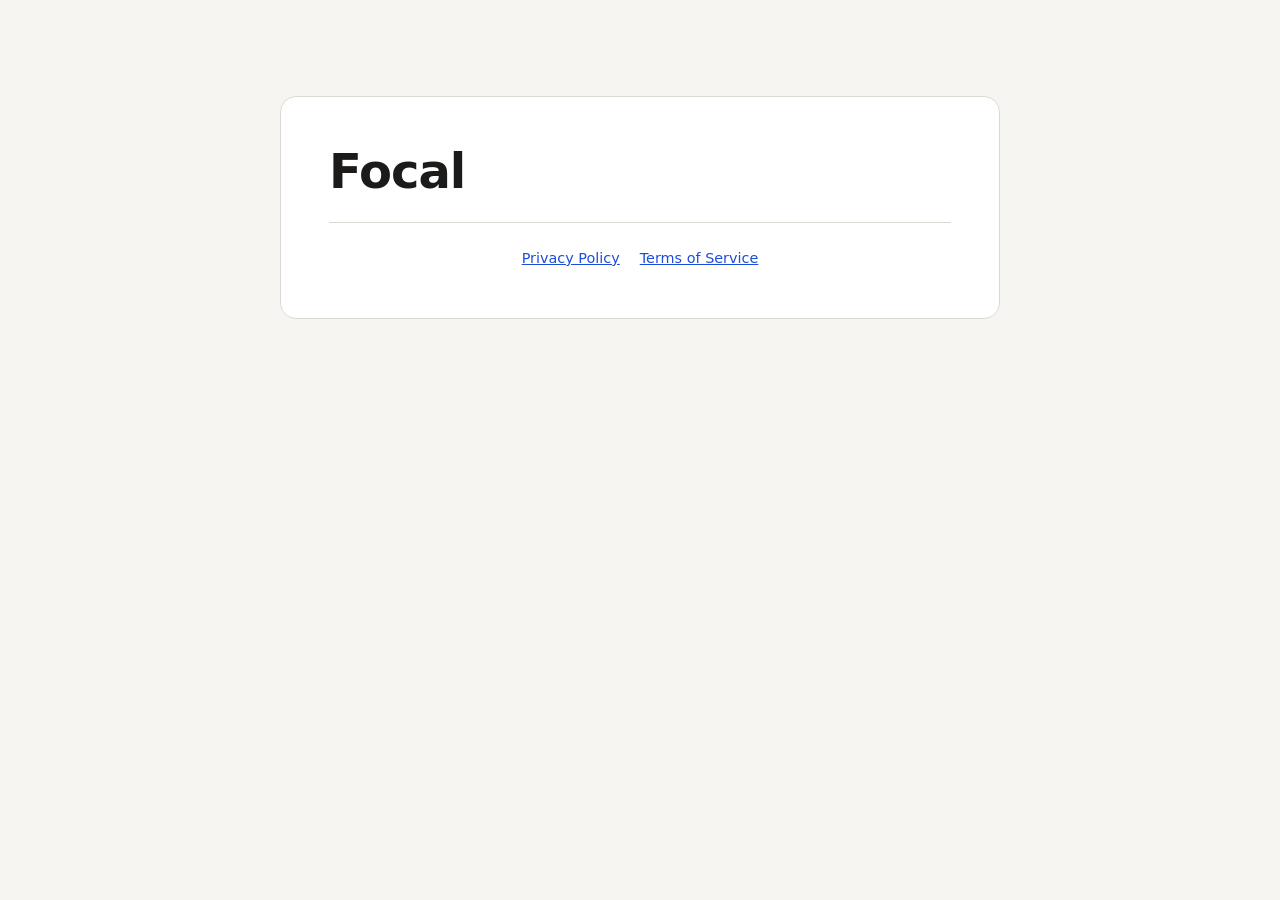
<file: index.html>
<!doctype html>
<html lang="en">
<head>
<meta charset="utf-8">
<meta name="viewport" content="width=device-width, initial-scale=1">
<title>Focal</title>
<link rel="stylesheet" href="style.css">
</head>
<body>
<main>
<article>
<header>
<h1>Focal</h1>
</header>
<nav aria-label="Legal pages">
<a href="privacy/">Privacy Policy</a>
<a href="terms/">Terms of Service</a>
</nav>
</article>
</main>
</body>
</html>
</file>
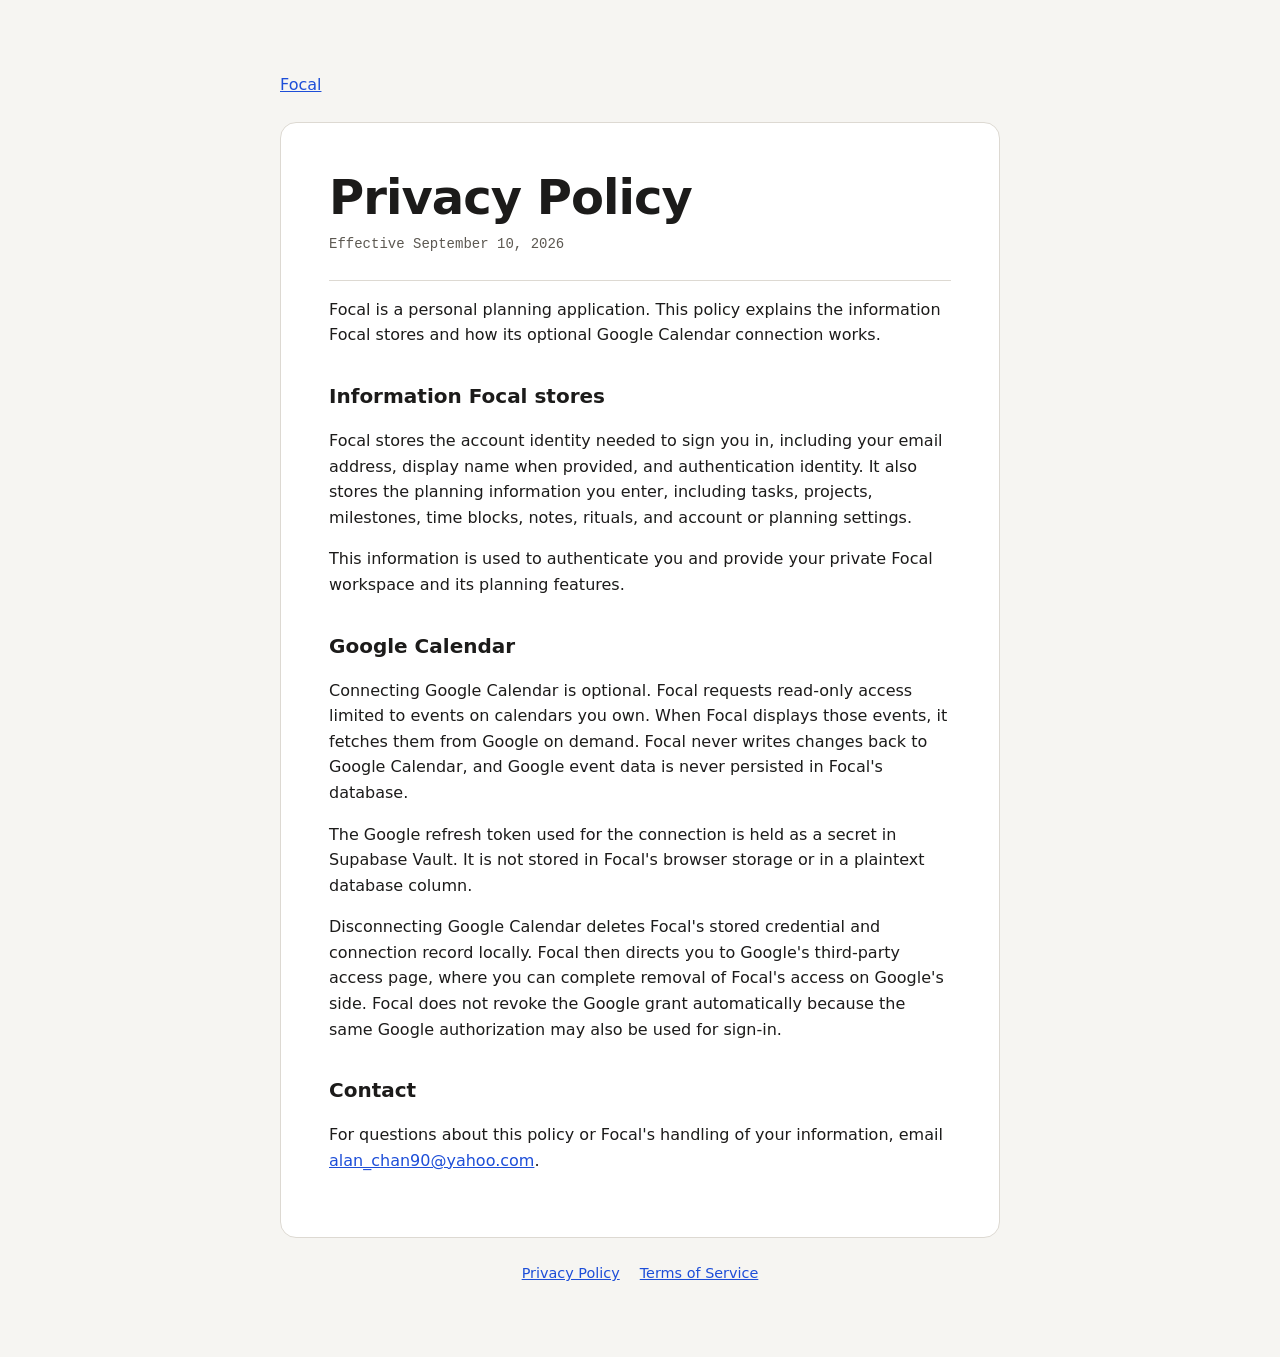
<file: privacy/index.html>
<!doctype html>
<html lang="en">
<head>
<meta charset="utf-8">
<meta name="viewport" content="width=device-width, initial-scale=1">
<title>Privacy Policy – Focal</title>
<link rel="stylesheet" href="../style.css">
</head>
<body>
<main>
<a href="../">Focal</a>
<article>
<header>
<h1>Privacy Policy</h1>
<p class="effective">Effective September 10, 2026</p>
</header>
<p>
Focal is a personal planning application. This policy explains the information
Focal stores and how its optional Google Calendar connection works.
</p>

<section>
<h2>Information Focal stores</h2>
<p>
Focal stores the account identity needed to sign you in, including your email
address, display name when provided, and authentication identity. It also stores
the planning information you enter, including tasks, projects, milestones, time
blocks, notes, rituals, and account or planning settings.
</p>
<p>
This information is used to authenticate you and provide your private Focal
workspace and its planning features.
</p>
</section>

<section>
<h2>Google Calendar</h2>
<p>
Connecting Google Calendar is optional. Focal requests read-only access limited
to events on calendars you own. When Focal displays those events, it fetches them
from Google on demand. Focal never writes changes back to Google Calendar, and
Google event data is never persisted in Focal's database.
</p>
<p>
The Google refresh token used for the connection is held as a secret in Supabase
Vault. It is not stored in Focal's browser storage or in a plaintext database
column.
</p>
<p>
Disconnecting Google Calendar deletes Focal's stored credential and connection
record locally. Focal then directs you to Google's third-party access page, where
you can complete removal of Focal's access on Google's side. Focal does not revoke
the Google grant automatically because the same Google authorization may also be
used for sign-in.
</p>
</section>

<section>
<h2>Contact</h2>
<p>
For questions about this policy or Focal's handling of your information, email
<a href="mailto:alan_chan90@yahoo.com">alan_chan90@yahoo.com</a>.
</p>
</section>
</article>
<nav aria-label="Legal pages">
<a href="../privacy/">Privacy Policy</a>
<a href="../terms/">Terms of Service</a>
</nav>
</main>
</body>
</html>
</file>
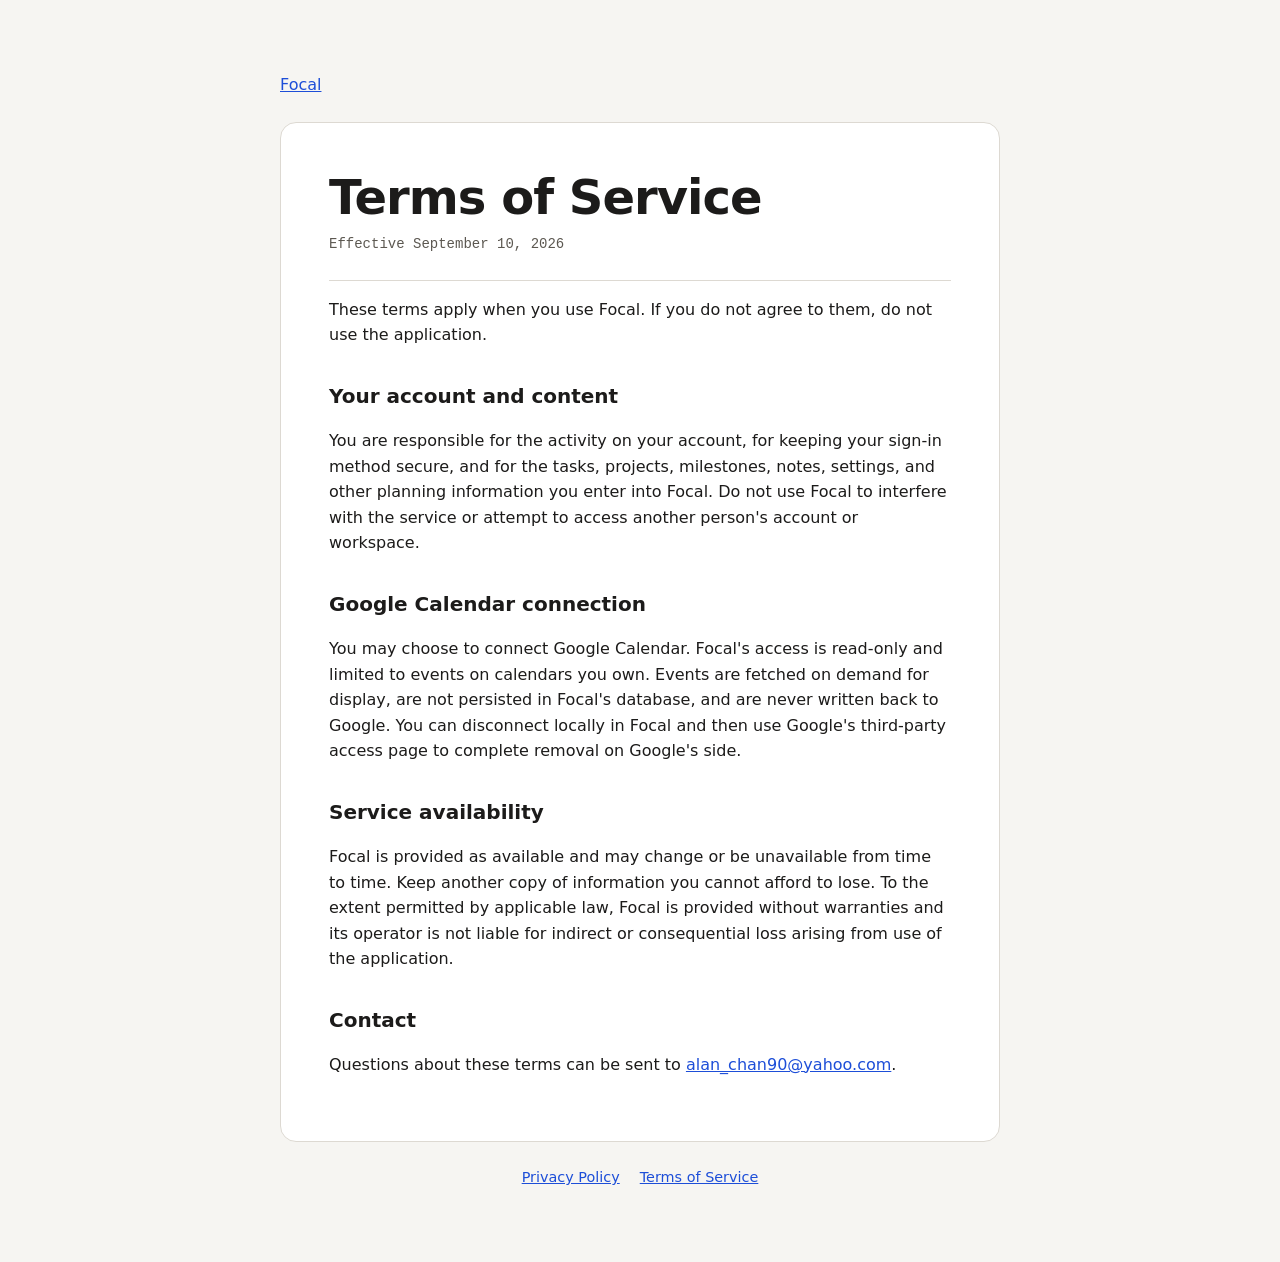
<file: terms/index.html>
<!doctype html>
<html lang="en">
<head>
<meta charset="utf-8">
<meta name="viewport" content="width=device-width, initial-scale=1">
<title>Terms of Service – Focal</title>
<link rel="stylesheet" href="../style.css">
</head>
<body>
<main>
<a href="../">Focal</a>
<article>
<header>
<h1>Terms of Service</h1>
<p class="effective">Effective September 10, 2026</p>
</header>
<p>
These terms apply when you use Focal. If you do not agree to them, do not use the
application.
</p>

<section>
<h2>Your account and content</h2>
<p>
You are responsible for the activity on your account, for keeping your sign-in
method secure, and for the tasks, projects, milestones, notes, settings, and other
planning information you enter into Focal. Do not use Focal to interfere with the
service or attempt to access another person's account or workspace.
</p>
</section>

<section>
<h2>Google Calendar connection</h2>
<p>
You may choose to connect Google Calendar. Focal's access is read-only and limited
to events on calendars you own. Events are fetched on demand for display, are not
persisted in Focal's database, and are never written back to Google. You can
disconnect locally in Focal and then use Google's third-party access page to
complete removal on Google's side.
</p>
</section>

<section>
<h2>Service availability</h2>
<p>
Focal is provided as available and may change or be unavailable from time to time.
Keep another copy of information you cannot afford to lose. To the extent permitted
by applicable law, Focal is provided without warranties and its operator is not
liable for indirect or consequential loss arising from use of the application.
</p>
</section>

<section>
<h2>Contact</h2>
<p>
Questions about these terms can be sent to
<a href="mailto:alan_chan90@yahoo.com">alan_chan90@yahoo.com</a>.
</p>
</section>
</article>
<nav aria-label="Legal pages">
<a href="../privacy/">Privacy Policy</a>
<a href="../terms/">Terms of Service</a>
</nav>
</main>
</body>
</html>
</file>
<file: style.css>
:root { color-scheme: light dark; }
body {
  margin: 0;
  padding: clamp(24px, 6vw, 72px) 24px;
  font-family: system-ui, -apple-system, "Segoe UI", Roboto, sans-serif;
  line-height: 1.6;
  color: #1c1b1a;
  background: #f6f5f2;
}
main { max-width: 720px; margin: 0 auto; }
article {
  margin-top: 24px;
  padding: clamp(24px, 5vw, 48px);
  background: #fff;
  border: 1px solid #ddd9d2;
  border-radius: 16px;
}
h1 { margin: 0; font-size: clamp(2rem, 7vw, 3rem); line-height: 1.1; letter-spacing: -0.02em; }
h2 { margin: 2rem 0 0.5rem; font-size: 1.25rem; }
.effective { margin: 10px 0 0; font-family: ui-monospace, Menlo, Consolas, monospace; font-size: 0.875rem; color: #5c5851; }
header { padding-bottom: 24px; border-bottom: 1px solid #ddd9d2; }
a { color: #1d4ed8; }
nav { display: flex; justify-content: center; flex-wrap: wrap; gap: 20px; margin-top: 24px; font-size: 0.9rem; }
@media (prefers-color-scheme: dark) {
  body { color: #ecebe8; background: #161514; }
  article { background: #201f1d; border-color: #3a3835; }
  header { border-color: #3a3835; }
  .effective { color: #a9a49b; }
  a { color: #8fb0ff; }
}
</file>
